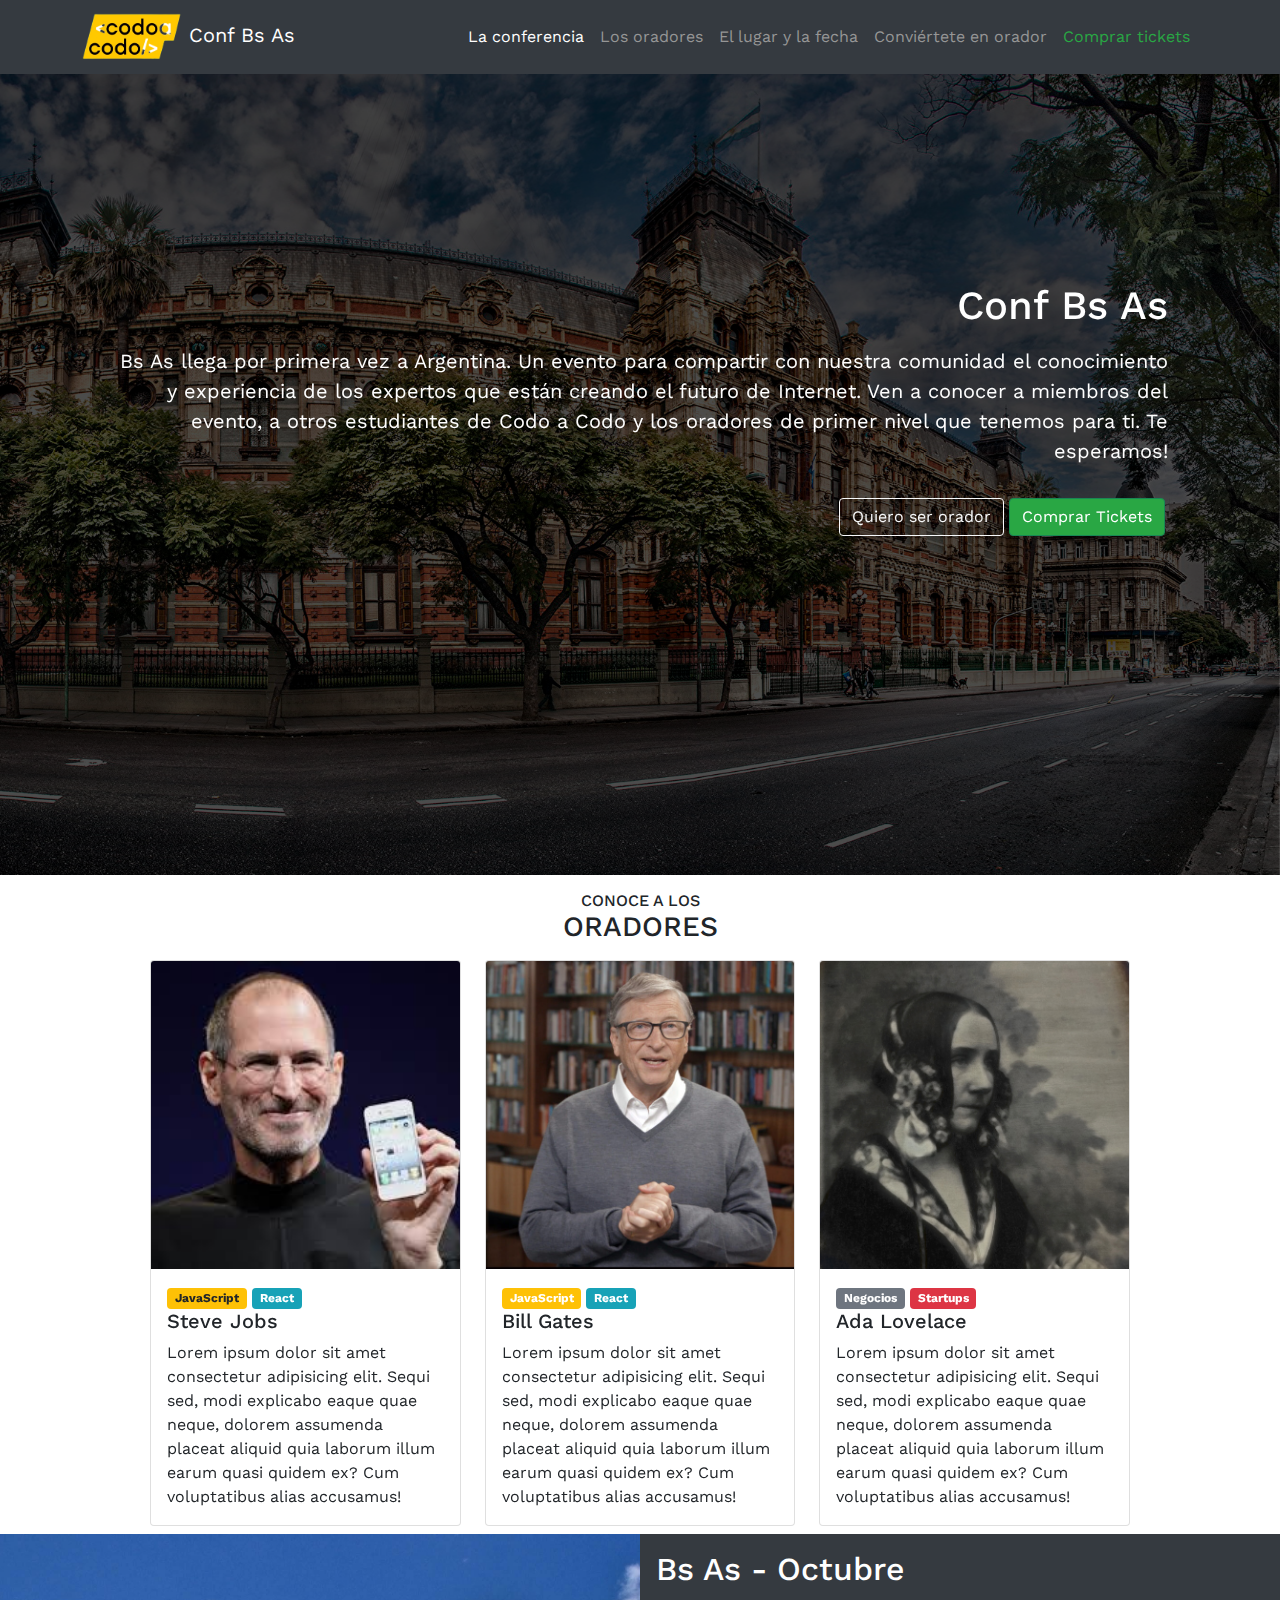
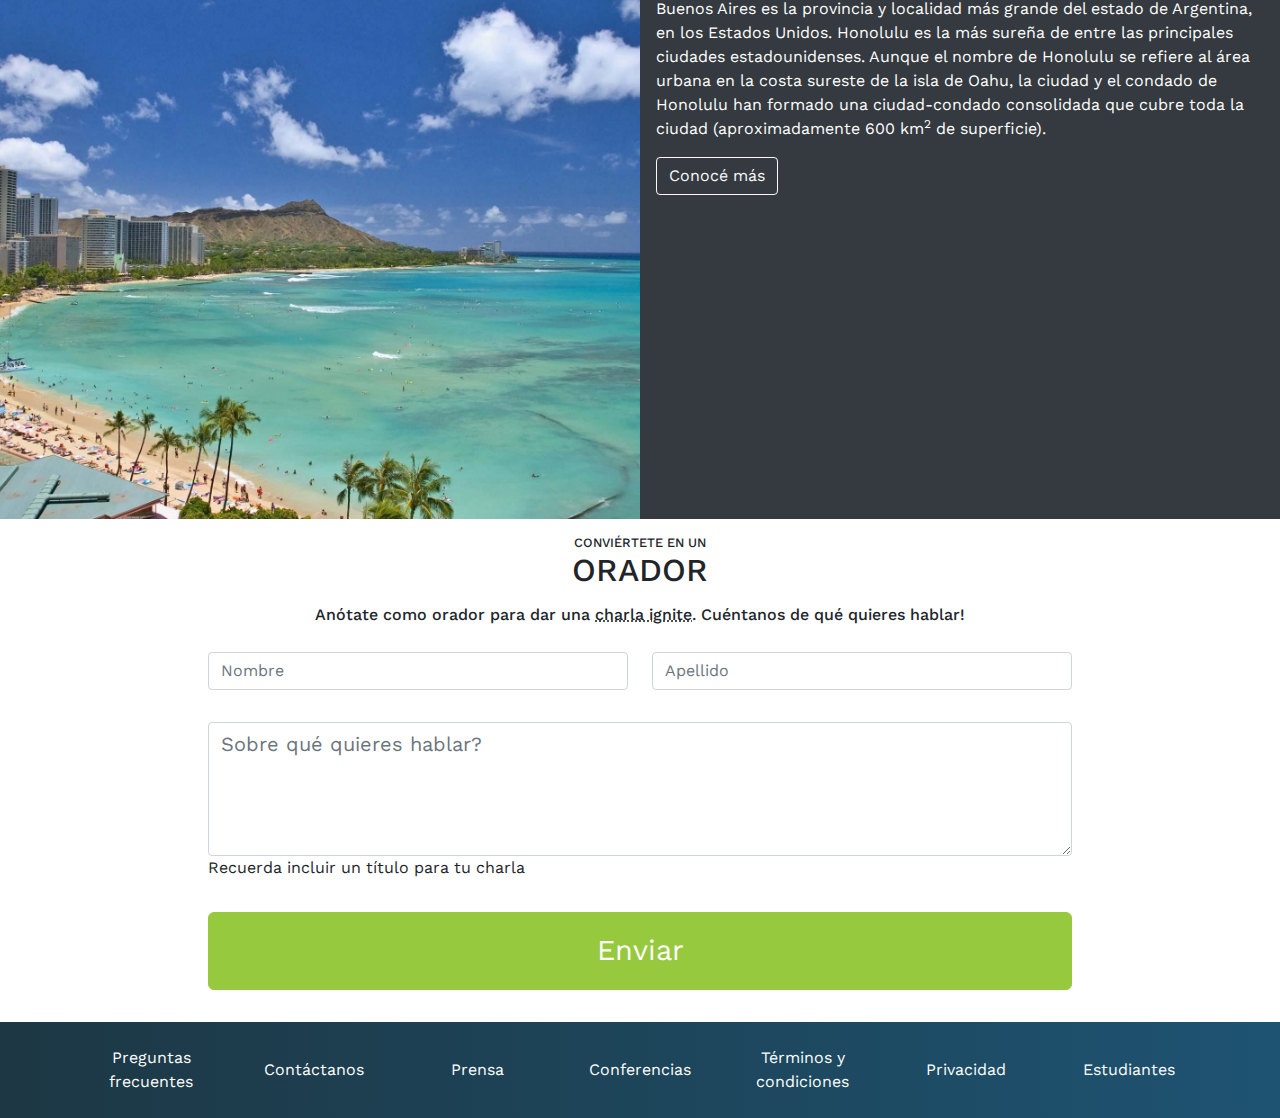
<file: index.html>
<!DOCTYPE html>
<html lang="es">
  <head>
    <meta charset="UTF-8" />
    <meta http-equiv="X-UA-Compatible" content="IE=edge" />
    <meta name="viewport" content="width=device-width, initial-scale=1.0" />
    <title>PI Front</title>
    <!-- bootstrap -->
    <link rel="stylesheet" href="./css/bootstrap.min.css" />
    <!-- google fonts -->
    <script src="./js/ae9375b602.js"></script>
    <link rel="stylesheet" href="./css/styles.css" />
    <link rel="shortcut icon" href="favicon.ico" type="image/x-icon" />
  </head>
  <body>
    <header class="p-0 m-0 customHeader container-fluid">
      <nav class="navbar navbar-expand-lg navbar-light backgroundColor">
        <div class="container">
          <a class="navbar-brand text-white" href="#">
            <img
              src="./assets/img/codoacodo.png"
              alt="Codo a Codo logo"
              width="100px"
            />
            Conf Bs As
          </a>
          <button
            class="navbar-toggler"
            type="button"
            data-bs-toggle="collapse"
            data-bs-target="#navbarNav"
            aria-controls="navbarNav"
            aria-expanded="false"
            aria-label="Toggle navigation"
          >
            <span class="navbar-toggler-icon"></span>
          </button>
          <div class="collapse navbar-collapse" id="navbarNav">
            <ul class="navbar-nav w-100 justify-content-end">
              <li class="nav-item d-flex justify-content-center">
                <a
                  class="nav-link active text-center"
                  aria-current="page"
                  href="#conference"
                  >La conferencia</a
                >
              </li>
              <li class="nav-item d-flex justify-content-center">
                <a class="nav-link navLink2 text-center" href="#speakers"
                  >Los oradores</a
                >
              </li>
              <li class="nav-item d-flex justify-content-center">
                <a class="nav-link navLink2 text-center" href="#placeDate"
                  >El lugar y la fecha</a
                >
              </li>
              <li class="nav-item d-flex justify-content-center">
                <a class="nav-link navLink2 text-center" href="#form"
                  >Conviértete en orador</a
                >
              </li>
              <li class="nav-item d-flex justify-content-center">
                <a
                  class="nav-link green text-center"
                  href="./pages/buyTickets.html"
                  >Comprar tickets</a
                >
              </li>
            </ul>
          </div>
        </div>
      </nav>

      <div
        id="carouselExampleSlidesOnly"
        class="carousel slide carouselModifier"
        data-bs-ride="carousel"
      >
        <div class="carousel-inner backgroundModifier">
          <div class="carousel-item active">
            <img src="./assets/img/ba1.jpg" class="d-block w-100" alt="ba1" />
          </div>
          <div class="carousel-item">
            <img src="./assets/img/ba2.jpg" class="d-block w-100" alt="ba2" />
          </div>
          <div class="carousel-item">
            <img src="./assets/img/ba3.jpg" class="d-block w-100" alt="ba3" />
          </div>
        </div>
        <section
          id="conference"
          class="d-flex justify-content-end align-items-center conferenceCustomHeight"
        >
          <div
            class="conferenceChild d-flex flex-column text-end textOverCarousel"
          >
            <h1 class="mb-3 text-white text-end">Conf Bs As</h1>
            <p class="lh-base fw-normal text-white text-end mb-sm-3 customFont">
              Bs As llega por primera vez a Argentina. Un evento para compartir
              con nuestra comunidad el conocimiento y experiencia de los
              expertos que están creando el futuro de Internet. Ven a conocer a
              miembros del evento, a otros estudiantes de Codo a Codo y los
              oradores de primer nivel que tenemos para ti. Te esperamos!
            </p>
            <div class="conferenceButtons">
              <a href="" class="btn btn-outline-light">Quiero ser orador</a>
              <a href="" class="btn btn-success buyTicketsModifier"
                >Comprar Tickets</a
              >
            </div>
          </div>
        </section>
      </div>
    </header>

    <main>
      <section id="speakers" class="container p-0">
        <h2
          class="d-flex flex-column justify-content-center align-items-center fs-3 p-3 mb-0"
        >
          <div class="fs-6">CONOCE A LOS</div>
          <div>ORADORES</div>
        </h2>
        <div class="row mt-0 mb-0 me-auto ms-auto customWidth">
          <div class="col-md-4 mb-2">
            <div class="card">
              <img
                src="./assets/img/steve.jpg"
                class="card-img-top"
                alt="Steve Jobs image"
              />
              <div class="card-body">
                <div class="badge javascriptLabel text-dark">JavaScript</div>
                <div class="badge reactLabel">React</div>
                <h5 class="card-title">Steve Jobs</h5>
                <p class="card-text">
                  Lorem ipsum dolor sit amet consectetur adipisicing elit. Sequi
                  sed, modi explicabo eaque quae neque, dolorem assumenda
                  placeat aliquid quia laborum illum earum quasi quidem ex? Cum
                  voluptatibus alias accusamus!
                </p>
              </div>
            </div>
          </div>
          <div class="col-md-4 mb-2">
            <div class="card">
              <img
                src="./assets/img/bill.jpg"
                class="card-img-top"
                alt="Bill Gates image"
              />
              <div class="card-body">
                <div class="badge javascriptLabel">JavaScript</div>
                <div class="badge reactLabel">React</div>
                <h5 class="card-title">Bill Gates</h5>
                <p class="card-text">
                  Lorem ipsum dolor sit amet consectetur adipisicing elit. Sequi
                  sed, modi explicabo eaque quae neque, dolorem assumenda
                  placeat aliquid quia laborum illum earum quasi quidem ex? Cum
                  voluptatibus alias accusamus!
                </p>
              </div>
            </div>
          </div>
          <div class="col-md-4 mb-2">
            <div class="card">
              <img
                src="./assets/img/ada.jpeg"
                class="card-img-top"
                alt="Ada Lovelace image"
              />
              <div class="card-body">
                <div class="badge businessLabel">Negocios</div>
                <div class="badge startupsLabel">Startups</div>
                <h5 class="card-title">Ada Lovelace</h5>
                <p class="card-text">
                  Lorem ipsum dolor sit amet consectetur adipisicing elit. Sequi
                  sed, modi explicabo eaque quae neque, dolorem assumenda
                  placeat aliquid quia laborum illum earum quasi quidem ex? Cum
                  voluptatibus alias accusamus!
                </p>
              </div>
            </div>
          </div>
        </div>
      </section>

      <section id="placeDate" class="container-fluid">
        <div class="row honolulu">
          <div class="col-sm-12 col-md-6 left"></div>
          <div class="col-sm-12 col-md-6 right">
            <h2>Bs As - Octubre</h2>
            <p class="fs-6 lh-base fw-normal text-white text-start">
              Buenos Aires es la provincia y localidad más grande del estado de
              Argentina, en los Estados Unidos. Honolulu es la más sureña de
              entre las principales ciudades estadounidenses. Aunque el nombre
              de Honolulu se refiere al área urbana en la costa sureste de la
              isla de Oahu, la ciudad y el condado de Honolulu han formado una
              ciudad-condado consolidada que cubre toda la ciudad
              (aproximadamente 600 km<sup>2</sup> de superficie).
            </p>
            <a href="" class="btn btn-outline-light">Conocé más</a>
          </div>
        </div>
      </section>
      <section
        id="form"
        class="d-flex flex-column justify-content-center align-items-center"
      >
        <h2
          class="d-flex flex-column justify-content-center align-items-center fs-2 p-3 mb-0"
        >
          <div class="smallTextForm">CONVIÉRTETE EN UN</div>
          <div>ORADOR</div>
        </h2>
        <h3 class="fs-6 pb-1 text-center customMaxWidth">
          Anótate como orador para dar una <u>charla ignite</u>. Cuéntanos de
          qué quieres hablar!
        </h3>
        <form class="d-flex flex-column p-3 customFormWidth">
          <div class="row mb-3">
            <div class="col-sm-6 mb-3">
              <input
                type="text"
                class="form-control"
                placeholder="Nombre"
                aria-label="Nombre"
              />
            </div>
            <div class="col-sm-6">
              <input
                type="text"
                class="form-control"
                placeholder="Apellido"
                aria-label="Apellido"
              />
            </div>
          </div>

          <div class="mb-3">
            <textarea
              class="form-control fs-5"
              id="exampleFormControlTextarea1"
              rows="4"
              placeholder="Sobre qué quieres hablar?"
            ></textarea>
            <label for="textarea"
              >Recuerda incluir un título para tu charla</label
            >
          </div>
          <div>
            <button type="submit" class="btn formButtonModifier">Enviar</button>
          </div>
        </form>
      </section>
    </main>
    <footer class="container-fluid">
      <div class="container">
        <div class="row py-4 align-items-center violetHover">
          <a
            class="col-sm-12 customCol text-decoration-none text-center customColor customMargin"
            href=""
            >Preguntas frecuentes</a
          >
          <!-- Investigation: since we have an odd number of columns and bootstrap works by default with even columns,
          the only way to center odd columns is to just use the class "col". But since we want col-sm-12 for mobile,
          if we do class="col-sm-12 col", then col will NOT be applied since col-sm-12 applies for any width >= 576px.
          If we do class="col-sm-12 col-md", then col-md will NOT be applied since there are specificity problems.
          So the only hack to center odd columns is to add a customCol class that will do exactly the same as col,
          but this will be more specific since it will apply for each screen. -->
          <a
            class="col-sm-12 customCol text-decoration-none text-center customColor customMargin"
            href=""
            >Contáctanos</a
          >
          <a
            class="col-sm-12 customCol text-decoration-none text-center customColor customMargin"
            href=""
            >Prensa</a
          >
          <a
            class="col-sm-12 customCol text-decoration-none text-center customColor customMargin"
            href=""
            >Conferencias</a
          >
          <a
            class="col-sm-12 customCol text-decoration-none text-center customColor customMargin"
            href=""
            >Términos y condiciones</a
          >
          <a
            class="col-sm-12 customCol text-decoration-none text-center customColor customMargin"
            href=""
            >Privacidad</a
          >
          <a
            class="col-sm-12 customCol text-decoration-none text-center customColor customMargin"
            href=""
            >Estudiantes</a
          >
          <a href=""><i class="fa-brands fa-whatsapp icon"></i></a>
        </div>
      </div>
    </footer>

    <script src="./js/bootstrap.bundle.min.js"></script>
  </body>
</html>
</file>
<file: css/styles.css>
@import url('https://fonts.googleapis.com/css2?family=Roboto:wght@300;400;500;700&family=Work+Sans:wght@100;300;400;500;600;700&display=swap');

* {
  margin: 0;
  padding: 0;
  box-sizing: border-box;
}

body {
  font-family: 'Roboto', sans-serif;
  font-family: 'Work Sans', sans-serif;
  font-weight: 400;
}

.customHeader {
  height: 100vh;
}

.backgroundColor {
  background-color: rgb(53, 58, 64);
}

.navbar-light .navbar-nav .nav-link.active {
  color: white;
}

.navbar-light .navbar-nav .nav-link.active:hover {
  color: rgb(130, 130, 223);
}

.navbar-light .navbar-nav .navLink2 {
  color: rgb(150, 150, 150);
}

.navbar-light .navbar-nav .navLink2:hover {
  color: rgb(130, 130, 223);
}

.navbar-light .navbar-nav .green {
  color: rgb(41, 167, 68);
}

.navbar-light .navbar-nav .green:hover {
  color: rgb(130, 130, 223);
}

.backgroundModifier {
  filter: brightness(30%);
  height: 100%;
}

.conferenceCustomHeight {
  height: 88%;
}

.conferenceChild {
  padding-right: 5rem;
  width: 50%;
  height: 50%;
}

.textOverCarousel {
  position: absolute;
  top: 10rem;
  right: 0;
  bottom: 0;
  left: 50%;
  padding: 1rem;
  justify-content: center;
}

.customFont {
  font-size: 1.25rem;
}

.conferenceButtons {
  text-align: right;
  margin: 1rem 0.2rem;
}

.buyTicketsModifier {
  background-color: rgb(41, 167, 68);
}

.customWidth {
  width: 88%;
}

.card {
  height: 100%;
}

.card img {
  width: 100%;
  height: 90%;
  object-fit: cover;
}

.javascriptLabel {
  background-color: rgb(254, 193, 6);
}

.reactLabel {
  background-color: rgb(23, 162, 183);
}

.businessLabel {
  background-color: rgb(110, 117, 127);
}

.startupsLabel {
  background-color: rgb(221, 53, 68);
}

.honolulu {
  height: 65vh;
}

.left {
  background-image: url('../assets/img/honolulu.jpg');
  background-size: cover;
  background-position: center;
  background-repeat: no-repeat;
  height: 100%;
}

.right {
  background-color: rgb(53, 58, 64);
  color: white;
  height: 100%;
  padding: 1rem;
}

.customFormWidth {
  width: 70%;
}

.smallTextForm {
  font-size: 0.8rem;
}

u {
  text-decoration: underline;
  text-decoration-style: dotted;
}

.formButtonModifier {
  background-color: rgb(150, 201, 62);
  color: white;
  margin: 1rem 0;
  padding: 1rem 0;
  width: 100%;
  font-size: 1.8rem;
  border-radius: 6px;
  border: 1px solid rgb(150, 201, 62);
}

.formButtonModifier:hover {
  color: rgb(150, 201, 62);
  background-color: white;
  cursor: pointer;
}

footer {
  background-image: linear-gradient(
    to right,
    #1d3744,
    #1d3e4f,
    #1d455a,
    #1d4c66,
    #1e5372
  );
}

.violetHover a:hover {
  color: rgb(130, 130, 223);
}

.customColor {
  color: white;
}

.icon {
  color: rgb(50, 217, 81);
  font-size: 5rem;
  position: fixed;
  bottom: 15px;
  right: 15px;
}

.icon:hover {
  color: rgb(130, 130, 223);
}

@media screen and (max-width: 767px) {
  .customHeader {
    height: initial;
  }

  .carousel-item img {
    object-fit: cover;
    object-position: center;
    height: 375px;
  }

  .conferenceChild {
    width: 100%;
    height: initial;
  }

  .textOverCarousel {
    top: 0;
    left: 0;
  }

  .customFont {
    font-size: 1rem;
  }

  .honolulu {
    height: initial;
  }

  .left {
    height: 45vh;
  }

  .right {
    height: fit-content;
  }

  .customMaxWidth {
    max-width: 30rem;
    padding: 0 1rem;
  }

  .customMargin {
    margin-bottom: 0.5rem;
  }

  .icon {
    font-size: 3rem;
  }
}

@media screen and (max-width: 767px) and (orientation: landscape) {
  .customHeader {
    height: initial;
  }

  .honolulu {
    height: initial;
  }

  .left {
    height: 85vh;
  }

  .right {
    height: fit-content;
  }
}

@media screen and (min-width: 768px) and (max-width: 991px) {
  .customHeader {
    height: initial;
  }

  .conferenceChild {
    padding-right: 5rem;
    width: 90%;
    height: initial;
  }

  /* .textOverCarousel {
    top: 4rem;
    left: 6rem;
    justify-content: initial;
  } */

  .textOverCarousel {
    top: 0;
    left: 6rem;
  }

  .customWidth {
    width: initial;
  }

  .honolulu {
    height: auto;
  }

  .left {
    height: auto;
  }

  .customMargin {
    margin-bottom: 0.5rem;
  }
}

@media screen and (min-width: 768px) and (max-width: 991px) and (orientation: landscape) {
  .customHeader {
    height: initial;
  }

  .carousel-item img {
    object-fit: cover;
    object-position: center;
    height: fit-content;
  }

  .conferenceChild {
    padding-right: 5rem;
    width: 90%;
    height: initial;
  }

  .textOverCarousel {
    top: 3rem;
    left: 6rem;
    justify-content: initial;
  }

  .customWidth {
    width: initial;
  }

  .honolulu {
    height: auto;
  }

  .left {
    height: auto;
  }
}

@media screen and (min-width: 992px) and (max-width: 1199px) {
  .customHeader {
    height: initial;
  }

  .conferenceChild {
    padding-right: 5rem;
    width: 90%;
    height: initial;
  }

  .textOverCarousel {
    top: 4rem;
    left: 6rem;
    justify-content: initial;
  }

  .customWidth {
    width: initial;
  }

  .honolulu {
    height: 40vh;
  }

  .left {
    height: auto;
  }

  .customMargin {
    margin-bottom: 0.5rem;
  }
}

@media screen and (min-width: 992px) and (max-width: 1199px) and (orientation: landscape) {
  .customHeader {
    height: initial;
  }

  .carousel-item img {
    object-fit: cover;
    object-position: center;
    height: fit-content;
  }

  .textOverCarousel {
    top: 12rem;
    left: 6rem;
    justify-content: initial;
  }

  .honolulu {
    height: auto;
  }

  .left {
    height: auto;
  }
}

@media screen and (min-width: 1200px) and (max-width: 1400px) {
  .customHeader {
    height: initial;
  }

  .carouselModifier {
    height: 89vh;
  }

  .conferenceChild {
    padding-right: 5rem;
    width: 90%;
    height: 89vh;
  }

  .carousel-item img {
    object-fit: cover;
    object-position: center;
    height: 89vh;
  }

  .textOverCarousel {
    top: 12rem;
    left: 6rem;
    justify-content: initial;
  }

  .customCol {
    flex: 1 0 0%; /*Exactly the same as col, it was necessary to do it this way for specificity*/
  }
}

@media screen and (min-width: 1401px) {
  .customHeader {
    height: initial;
  }

  .carousel-item img {
    object-fit: cover;
    object-position: center;
    height: 89vh;
  }
  .customCol {
    flex: 1 0 0%; /*Exactly the same as col, it was necessary to do it this way for specificity*/
  }
}
</file>
